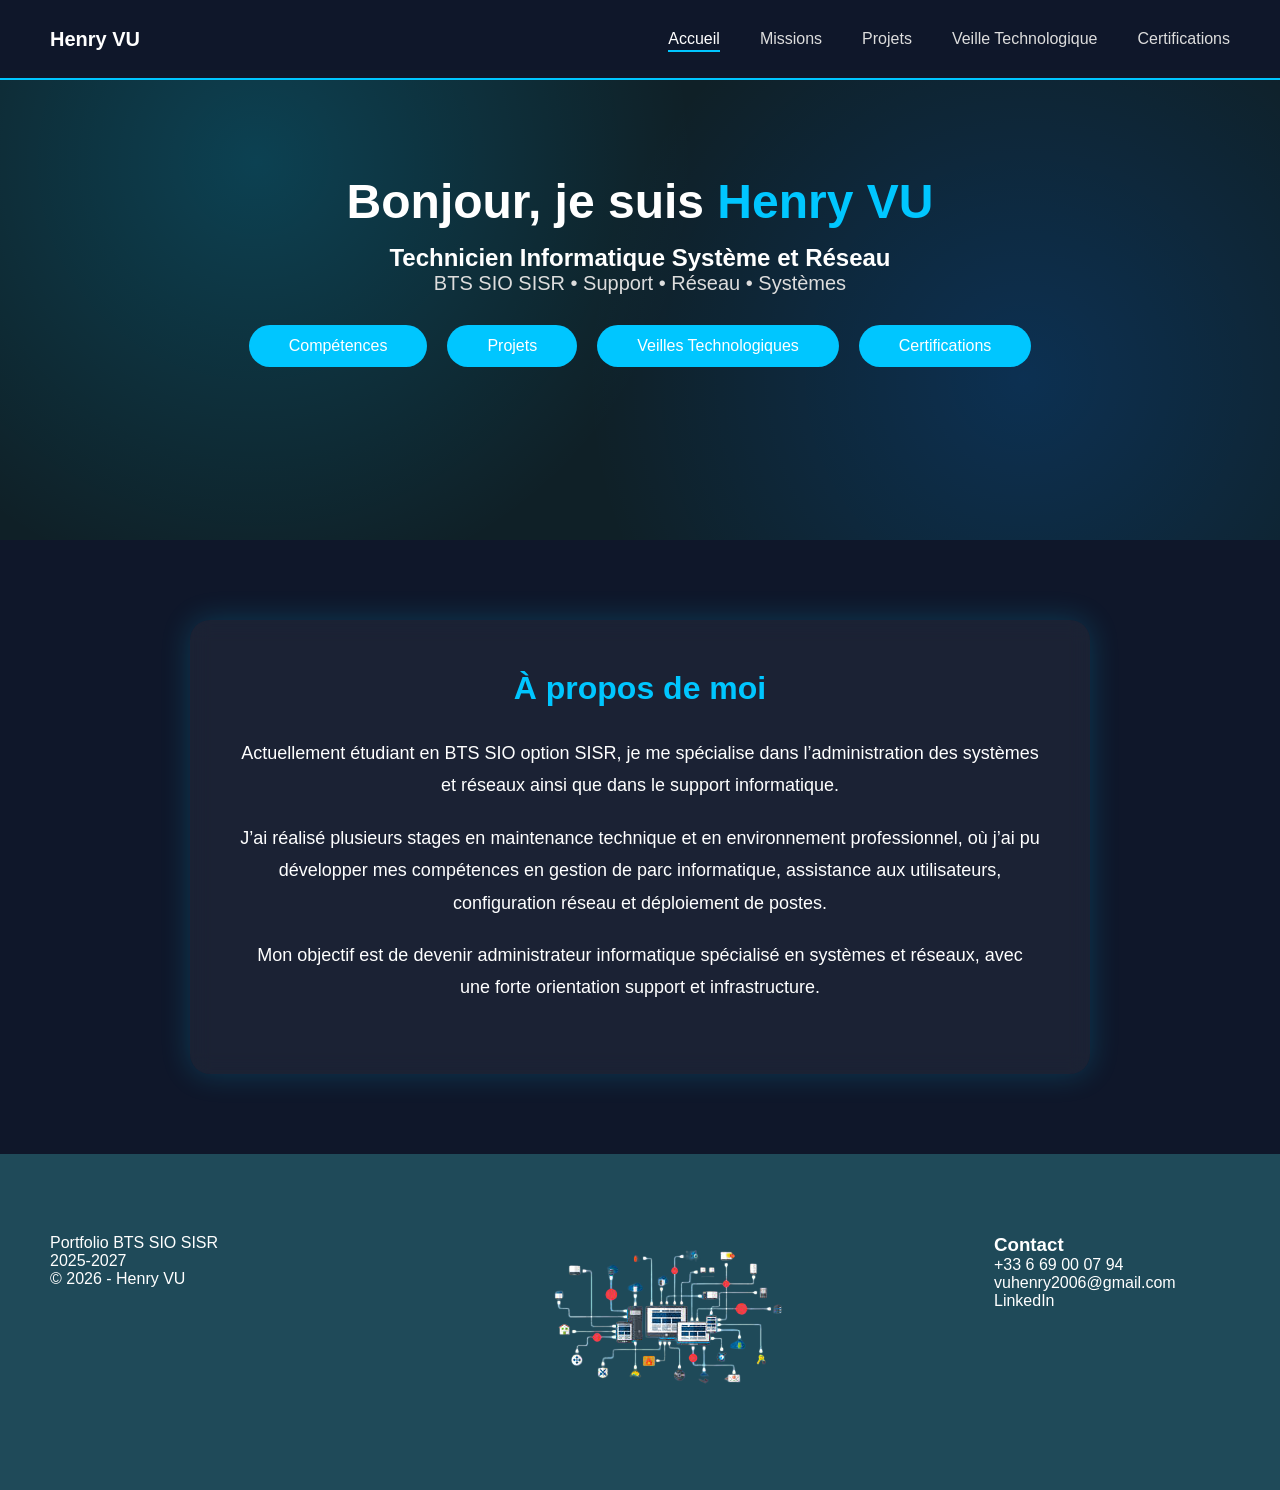
<file: index.html>
<!DOCTYPE html>
<html lang="fr">
<head>
    <meta charset="UTF-8">
    <title>Portfolio - Henry VU</title>
    <link rel="stylesheet" href="css/style.css">
</head>
<body>

<header>
    <div class="logo">Henry VU</div>
    <nav>
        <ul>
            <li><a href="index.html" class="active">Accueil</a></li>
            <li><a href="e5.html">Missions</a></li>
            <li><a href="e6.html">Projets</a></li>
            <li><a href="veille.html">Veille Technologique</a></li>
            <li><a href="certif.html">Certifications</a></li>
        </ul>
    </nav>
</header>

<section class="hero">
    <div class="hero-text">
        <h1>Bonjour, je suis <span>Henry VU</span></h1>
        <h2>Technicien Informatique Système et Réseau</h2>
        <p>BTS SIO SISR • Support • Réseau • Systèmes</p>

        <div class="buttons">
            <a href="e5.html" class="btn-dark">Compétences</a>
	    <a href="e6.html" class="btn-dark">Projets</a>
	    <a href="veille.html" class="btn-dark">Veilles Technologiques</a>
	    <a href="certif.html" class="btn-dark">Certifications</a>

        </div>
    </div>
</section>

<section class="about">
    <div class="about-container">
        <h2>À propos de moi</h2>

        <p>
            Actuellement étudiant en BTS SIO option SISR, je me spécialise dans 
            l’administration des systèmes et réseaux ainsi que dans le support informatique.
        </p>

        <p>
            J’ai réalisé plusieurs stages en maintenance technique et en environnement professionnel,
            où j’ai pu développer mes compétences en gestion de parc informatique,
            assistance aux utilisateurs, configuration réseau et déploiement de postes.
        </p>

        <p>
            Mon objectif est de devenir administrateur informatique spécialisé en systèmes et réseaux,
            avec une forte orientation support et infrastructure.
        </p>
    </div>
</section>

<!-- FOOTER GLOBAL -->
<footer class="main-footer">

    <div class="footer-left">
        <p>Portfolio BTS SIO SISR</p>
	<p>2025-2027</p>
        <div class="socials"></div>
        <p class="copyright">© 2026 - Henry VU</p>
    </div>

    <div class="footer-left">
        <img src="images/footer2.png" alt="Logo">
    </div>

    <div class="footer-right">
        <h3>Contact</h3>
        <p>+33 6 69 00 07 94</p>
	<p>vuhenry2006@gmail.com</p>
	<a href="https://www.linkedin.com/in/henry-vu-423436365/" target="_blank" class="link-custom">
    LinkedIn
</a>
    </div>

</footer>

</body>
</html>
</file>
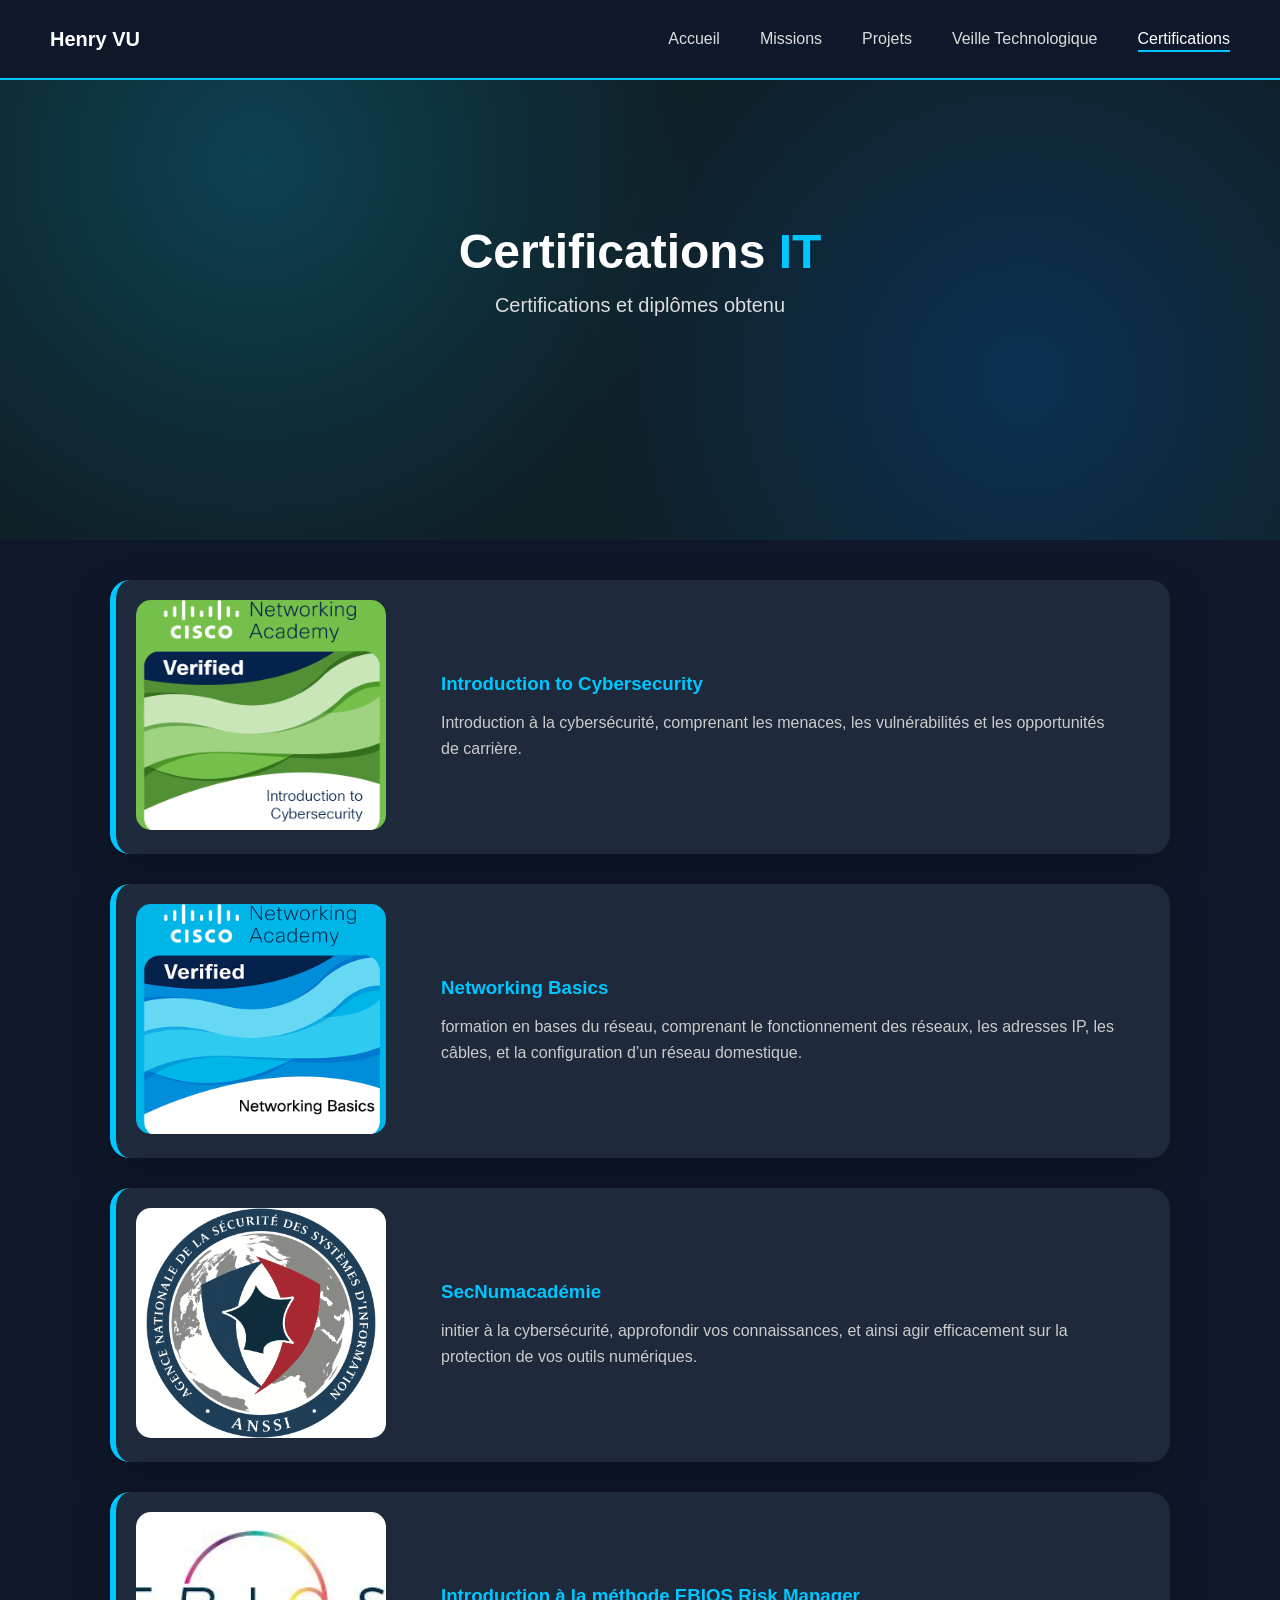
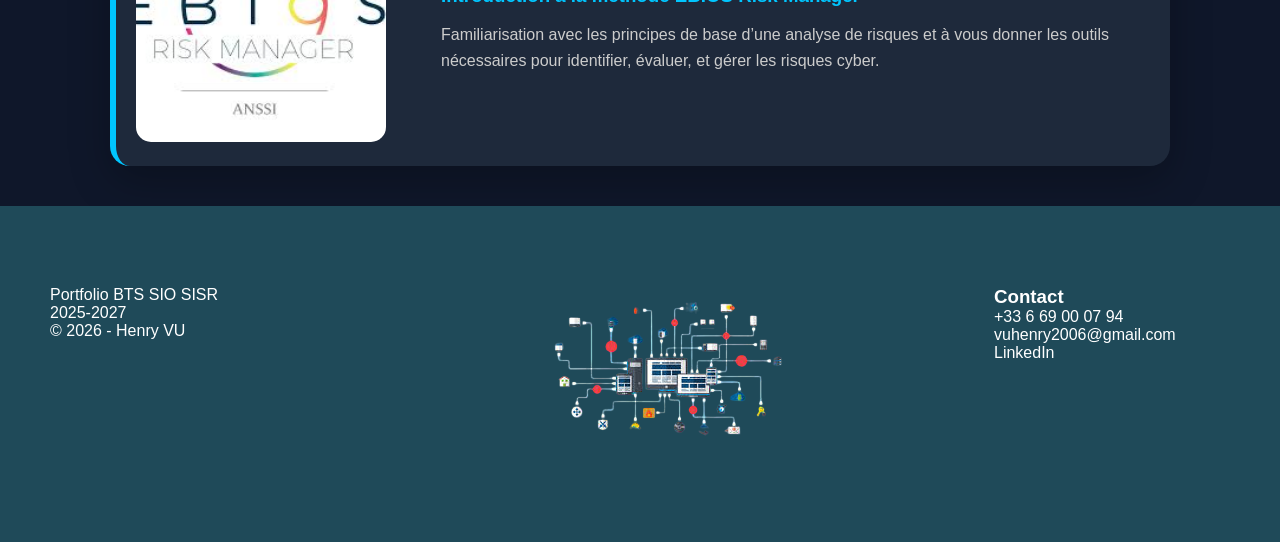
<file: certif.html>
<!DOCTYPE html>
<html lang="fr">
<head>
    <meta charset="UTF-8">
    <meta name="viewport" content="width=device-width, initial-scale=1.0">
    <title>Certifications - Henry VU</title>
    <link rel="stylesheet" href="css/style.css">
</head>
<body>

<!-- ===================== HEADER ===================== -->
<header>
    <div class="logo">Henry VU</div>
    <nav>
        <ul>
            <li><a href="index.html">Accueil</a></li>
            <li><a href="e5.html">Missions</a></li>
            <li><a href="e6.html">Projets</a></li>
            <li><a href="veille.html">Veille Technologique</a></li>
            <li><a href="certif.html" class="active">Certifications</a></li>
        </ul>
    </nav>
</header>

<!-- ===================== HERO PAGE INTERNE ===================== -->
<section class="hero page-hero">
    <div class="hero-text">
        <h1>Certifications <span>IT</span></h1>
        <p>Certifications et diplômes obtenu</p>
    </div>
</section>

<!-- ===================== MISSIONS E6 ===================== -->
<section class="cards-section">

    <div class="card-horizontal">

        <!-- IMAGE CLIQUABLE -->
        <a href="pdf/cyber.pdf" target="_blank">
            <img src="images/cyber.png" alt="Réseau">
        </a>

        <div class="card-content">
            <h3>Introduction to Cybersecurity</h3>
            <p>
                Introduction à la cybersécurité, comprenant les menaces, les vulnérabilités et les opportunités de carrière.
            </p>
        </div>

    </div>

    <div class="card-horizontal">

        <!-- IMAGE CLIQUABLE -->
        <a href="pdf/network.pdf" target="_blank">
            <img src="images/network.png" alt="Réseau">
        </a>

        <div class="card-content">
            <h3>Networking Basics</h3>
            <p>
                formation en bases du réseau, comprenant le fonctionnement des réseaux, les adresses IP, les câbles, et la configuration d’un réseau 			domestique.
            </p>
        </div>

    </div>

    <div class="card-horizontal">

        <!-- IMAGE CLIQUABLE -->
        <a href="pdf/anssi.pdf" target="_blank">
            <img src="images/anssi.png" alt="Réseau">
        </a>

        <div class="card-content">
            <h3>SecNumacadémie</h3>
            <p>
                initier à la cybersécurité, approfondir vos connaissances, et ainsi agir efficacement sur la protection de vos outils numériques.
            </p>
        </div>

    </div>

    <div class="card-horizontal">

        <!-- IMAGE CLIQUABLE -->
        <a href="pdf/ebios.pdf" target="_blank">
            <img src="images/ebios.jpg" alt="Réseau">
        </a>

        <div class="card-content">
            <h3>Introduction à la méthode EBIOS Risk Manager</h3>
            <p>
                Familiarisation avec les principes de base d’une analyse de risques et à vous donner les outils nécessaires pour identifier, évaluer, et gérer les risques cyber.
            </p>
        </div>




</section>

<!-- FOOTER GLOBAL -->
<footer class="main-footer">

    <div class="footer-left">
        <p>Portfolio BTS SIO SISR</p>
	<p>2025-2027</p>
        <div class="socials"></div>
        <p class="copyright">© 2026 - Henry VU</p>
    </div>

    <div class="footer-left">
        <img src="images/footer2.png" alt="Logo">
    </div>

    <div class="footer-right">
        <h3>Contact</h3>
        <p>+33 6 69 00 07 94</p>
	<p>vuhenry2006@gmail.com</p>
	<a href="https://www.linkedin.com/in/henry-vu-423436365/" target="_blank" class="link-custom">
    LinkedIn
</a>
    </div>

</footer>

</body>
</html>
</file>
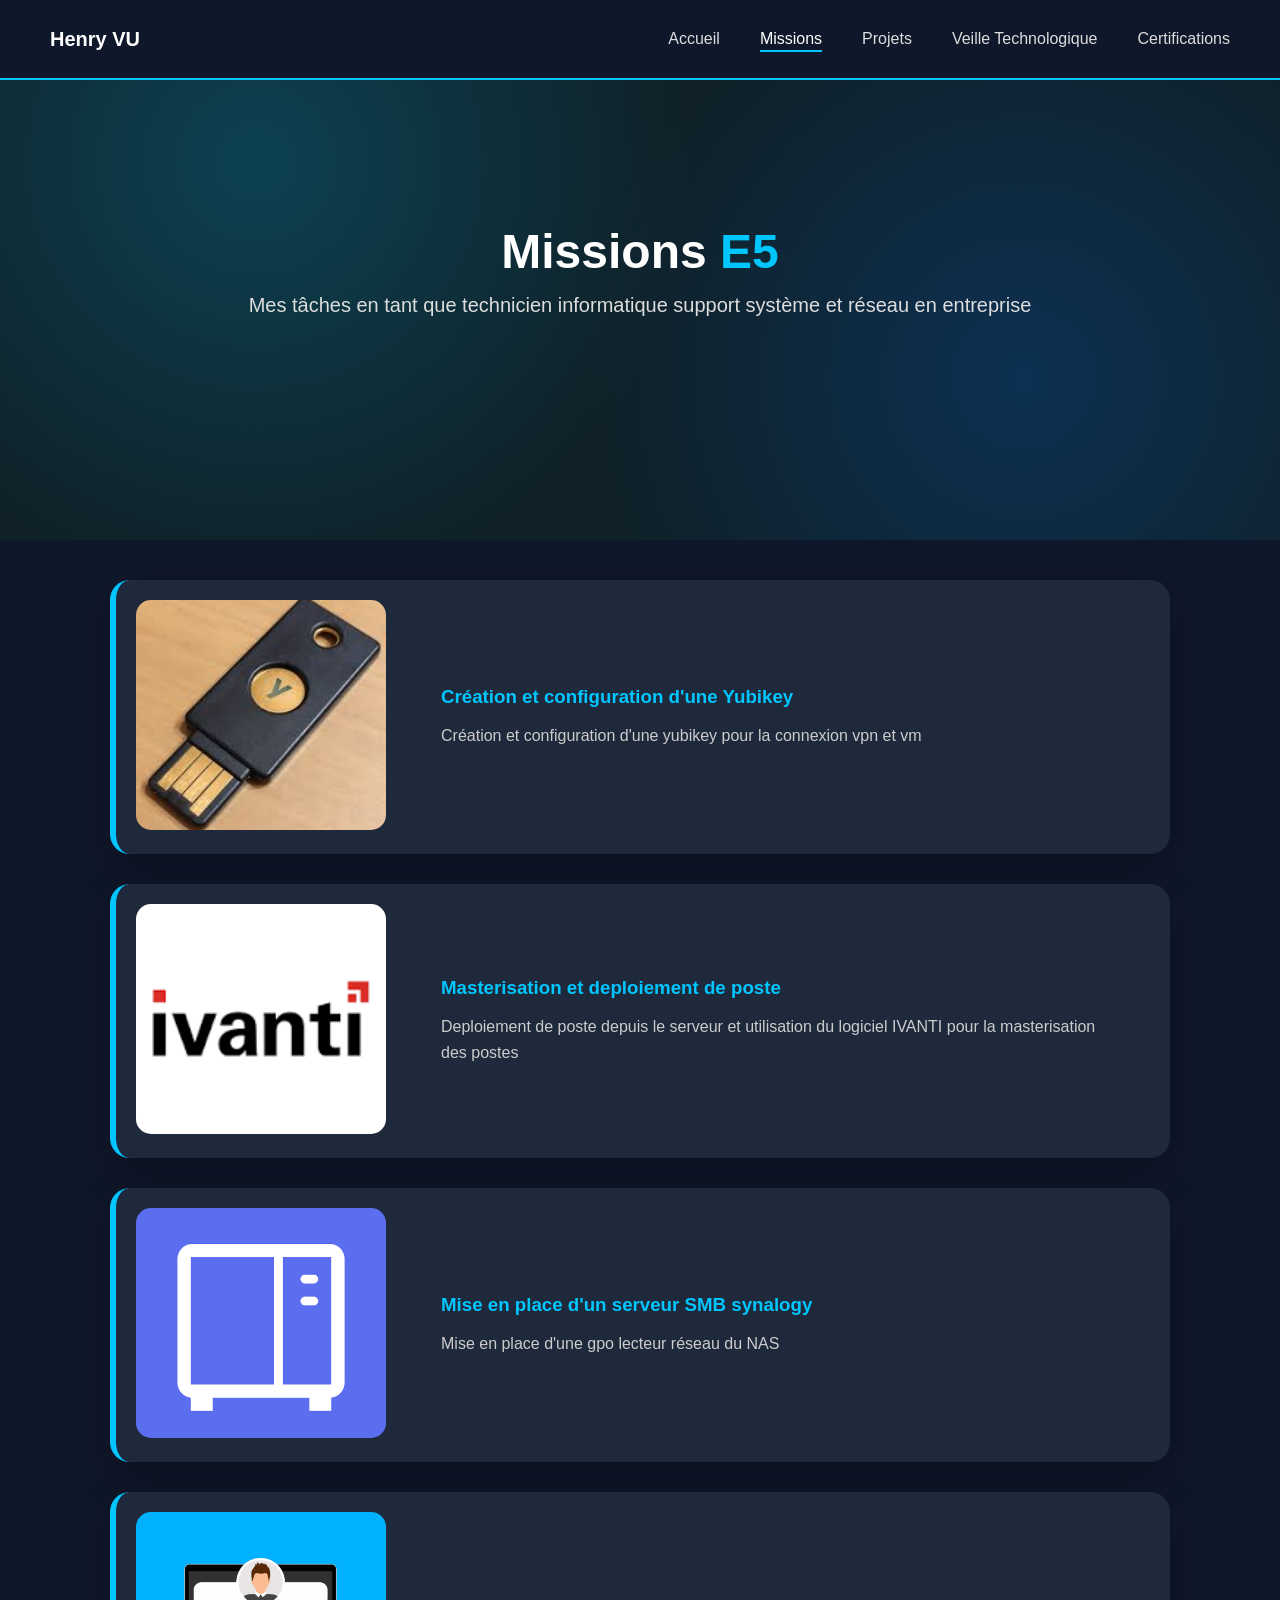
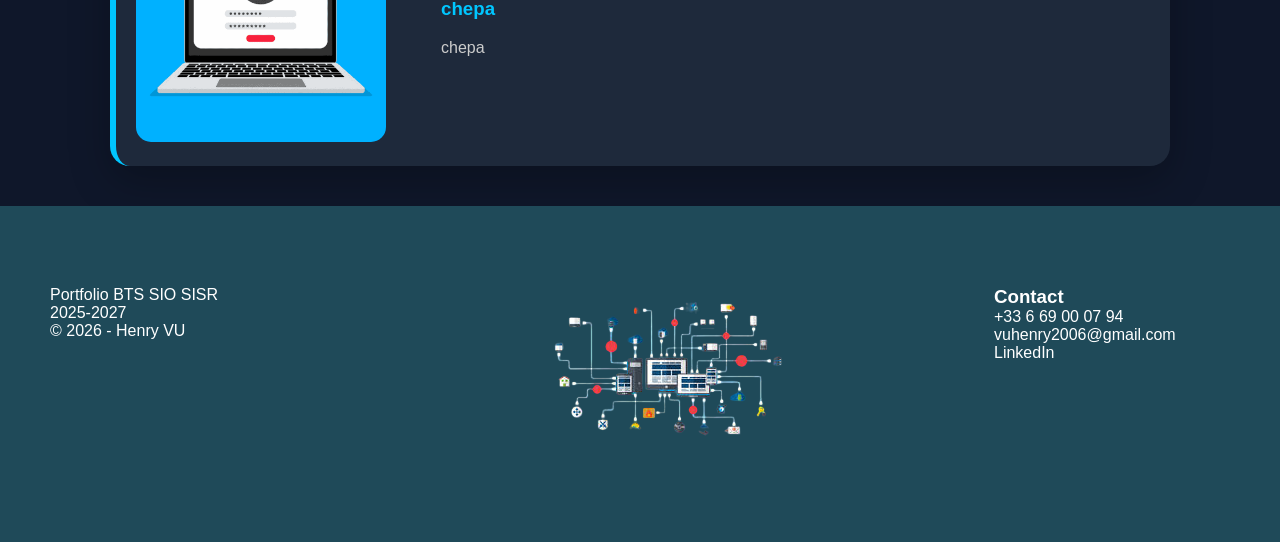
<file: e5.html>
<!DOCTYPE html>
<html lang="fr">
<head>
    <meta charset="UTF-8">
    <meta name="viewport" content="width=device-width, initial-scale=1.0">
    <title>Missions - Henry VU</title>
    <link rel="stylesheet" href="css/style.css">
</head>
<body>

<!-- ===================== HEADER ===================== -->
<header>
    <div class="logo">Henry VU</div>
    <nav>
        <ul>
            <li><a href="index.html">Accueil</a></li>
            <li><a href="e5.html" class="active">Missions</a></li>
            <li><a href="e6.html">Projets</a></li>
            <li><a href="veille.html">Veille Technologique</a></li>
            <li><a href="certif.html">Certifications</a></li>
        </ul>
    </nav>
</header>

<!-- ===================== HERO PAGE INTERNE ===================== -->
<section class="hero page-hero">
    <div class="hero-text">
        <h1>Missions <span>E5</span></h1>
        <p>Mes tâches en tant que technicien informatique support système et réseau en entreprise</p>
    </div>
</section>

<!-- ===================== MISSIONS E5 ===================== -->
<section class="cards-section">

    <div class="card-horizontal">

        <!-- IMAGE CLIQUABLE -->
        <a href="pdf/yubikey.pdf" target="_blank">
            <img src="images/yubikey.jpg" alt="Réseau">
        </a>

        <div class="card-content">
            <h3>Création et configuration d'une Yubikey</h3>
            <p>
                Création et configuration d'une yubikey pour la connexion vpn et vm
            </p>
        </div>

    </div>

    <div class="card-horizontal">

        <!-- IMAGE CLIQUABLE -->
        <a href="pdf/master.pdf" target="_blank">
            <img src="images/ivanti.png" alt="Réseau">
        </a>

        <div class="card-content">
            <h3>Masterisation et deploiement de poste</h3>
            <p>
                Deploiement de poste depuis le serveur et utilisation du logiciel IVANTI pour la masterisation des postes
            </p>
        </div>

    </div>

    <div class="card-horizontal">

        <!-- IMAGE CLIQUABLE -->
        <a href="pdf/nas.pdf" target="_blank">
            <img src="images/nas.png" alt="Réseau">
        </a>

        <div class="card-content">
            <h3>Mise en place d'un serveur SMB synalogy</h3>
            <p>
                Mise en place d'une gpo lecteur réseau du NAS
            </p>
        </div>

    </div>

    </div>

    <div class="card-horizontal">

        <!-- IMAGE CLIQUABLE -->
        <a href="pdf/user.pdf" target="_blank">
            <img src="images/user.png" alt="Réseau">
        </a>

        <div class="card-content">
            <h3>chepa</h3>
            <p>
                chepa
            </p>
        </div>

    </div>

</section>

<!-- FOOTER GLOBAL -->
<footer class="main-footer">

    <div class="footer-left">
        <p>Portfolio BTS SIO SISR</p>
	<p>2025-2027</p>
        <div class="socials"></div>
        <p class="copyright">© 2026 - Henry VU</p>
    </div>

    <div class="footer-left">
        <img src="images/footer2.png" alt="Logo">
    </div>

    <div class="footer-right">
        <h3>Contact</h3>
        <p>+33 6 69 00 07 94</p>
	<p>vuhenry2006@gmail.com</p>
	<a href="https://www.linkedin.com/in/henry-vu-423436365/" target="_blank" class="link-custom">
    LinkedIn
</a>
    </div>

</footer>

</body>
</html>
</file>
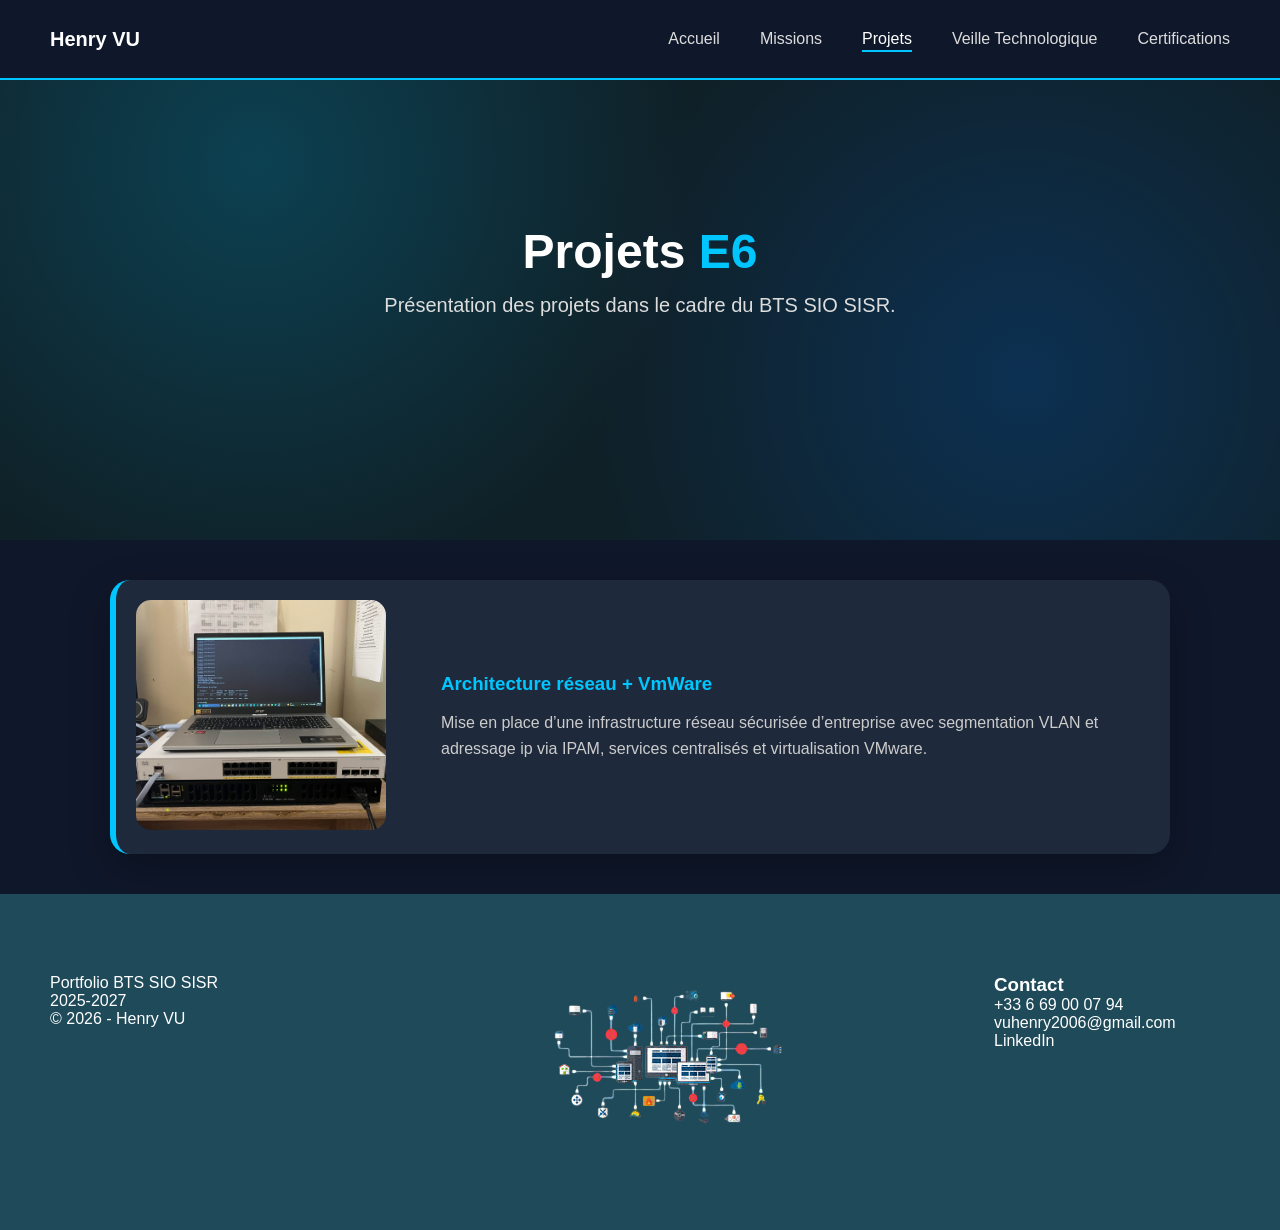
<file: e6.html>
<!DOCTYPE html>
<html lang="fr">
<head>
    <meta charset="UTF-8">
    <meta name="viewport" content="width=device-width, initial-scale=1.0">
    <title>Projets - Henry VU</title>
    <link rel="stylesheet" href="css/style.css">
</head>
<body>

<!-- ===================== HEADER ===================== -->
<header>
    <div class="logo">Henry VU</div>
    <nav>
        <ul>
            <li><a href="index.html">Accueil</a></li>
            <li><a href="e5.html">Missions</a></li>
            <li><a href="e6.html" class="active">Projets</a></li>
            <li><a href="veille.html">Veille Technologique</a></li>
            <li><a href="certif.html">Certifications</a></li>
        </ul>
    </nav>
</header>

<!-- ===================== HERO PAGE INTERNE ===================== -->
<section class="hero page-hero">
    <div class="hero-text">
        <h1>Projets <span>E6</span></h1>
        <p>Présentation des projets dans le cadre du BTS SIO SISR.</p>
    </div>
</section>

<!-- ===================== MISSIONS E6 ===================== -->
<section class="cards-section">

    <div class="card-horizontal">

        <!-- IMAGE CLIQUABLE -->
        <a href="pdf/routeur_switch.pdf" target="_blank">
            <img src="images/rezo.jpg" alt="Réseau">
        </a>

        <div class="card-content">
            <h3>Architecture réseau + VmWare</h3>
            <p>
                Mise en place d’une infrastructure réseau sécurisée d’entreprise avec segmentation VLAN et adressage ip via IPAM, services centralisés et virtualisation VMware.
            </p>
        </div>

    </div>

</section>

<!-- FOOTER GLOBAL -->
<footer class="main-footer">

    <div class="footer-left">
        <p>Portfolio BTS SIO SISR</p>
	<p>2025-2027</p>
        <div class="socials"></div>
        <p class="copyright">© 2026 - Henry VU</p>
    </div>

    <div class="footer-left">
        <img src="images/footer2.png" alt="Logo">
    </div>

    <div class="footer-right">
        <h3>Contact</h3>
        <p>+33 6 69 00 07 94</p>
	<p>vuhenry2006@gmail.com</p>
	<a href="https://www.linkedin.com/in/henry-vu-423436365/" target="_blank" class="link-custom">
    LinkedIn
</a>
    </div>

</footer>

</body>
</html>
</file>
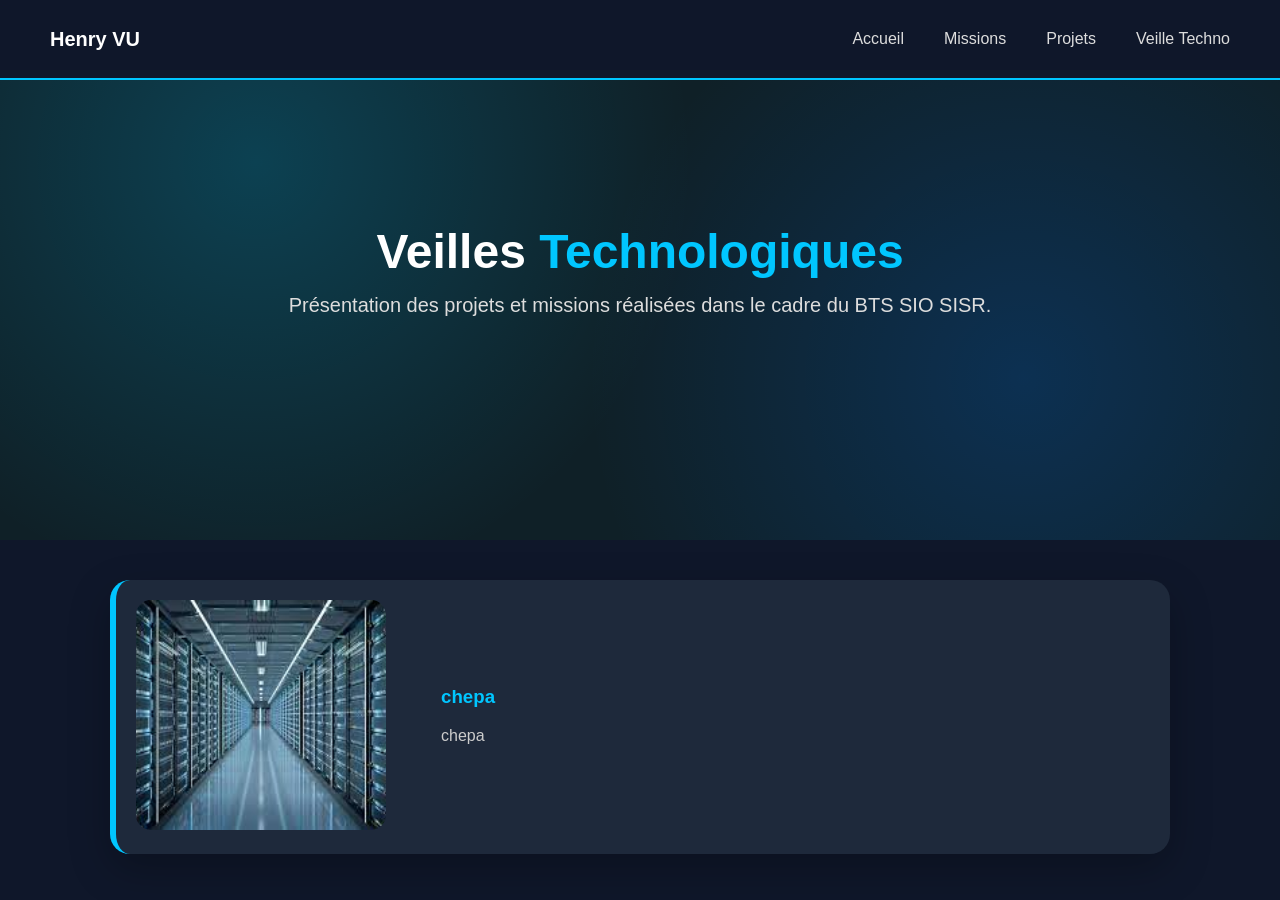
<file: test.html>
<!DOCTYPE html>
<html lang="fr">
<head>
    <meta charset="UTF-8">
    <meta name="viewport" content="width=device-width, initial-scale=1.0">
    <title>TEST</title>
    <link rel="stylesheet" href="css/style.css">
</head>
<body>

<!-- ===================== HEADER ===================== -->
<header>
    <div class="logo">Henry VU</div>
    <nav>
        <ul>
            <li><a href="index.html">Accueil</a></li>
            <li><a href="e5.html">Missions</a></li>
            <li><a href="e6.html">Projets</a></li>
            <li><a href="veille.html">Veille Techno</a></li>
        </ul>
    </nav>
</header>

<!-- ===================== HERO PAGE INTERNE ===================== -->
<section class="hero page-hero">
    <div class="hero-text">
        <h1>Veilles <span>Technologiques</span></h1>
        <p>Présentation des projets et missions réalisées dans le cadre du BTS SIO SISR.</p>
    </div>
</section>

<section class="cards-section">

    <div class="card-horizontal">

        <!-- IMAGE CLIQUABLE -->
        <a href="pdf/test.pdf" target="_blank">
            <img src="images/test.jpg" alt="Réseau">
        </a>

        <div class="card-content">
            <h3>chepa</h3>
            <p>
                chepa
            </p>
        </div>

    </div>

</section>

</body>
</html>
</file>
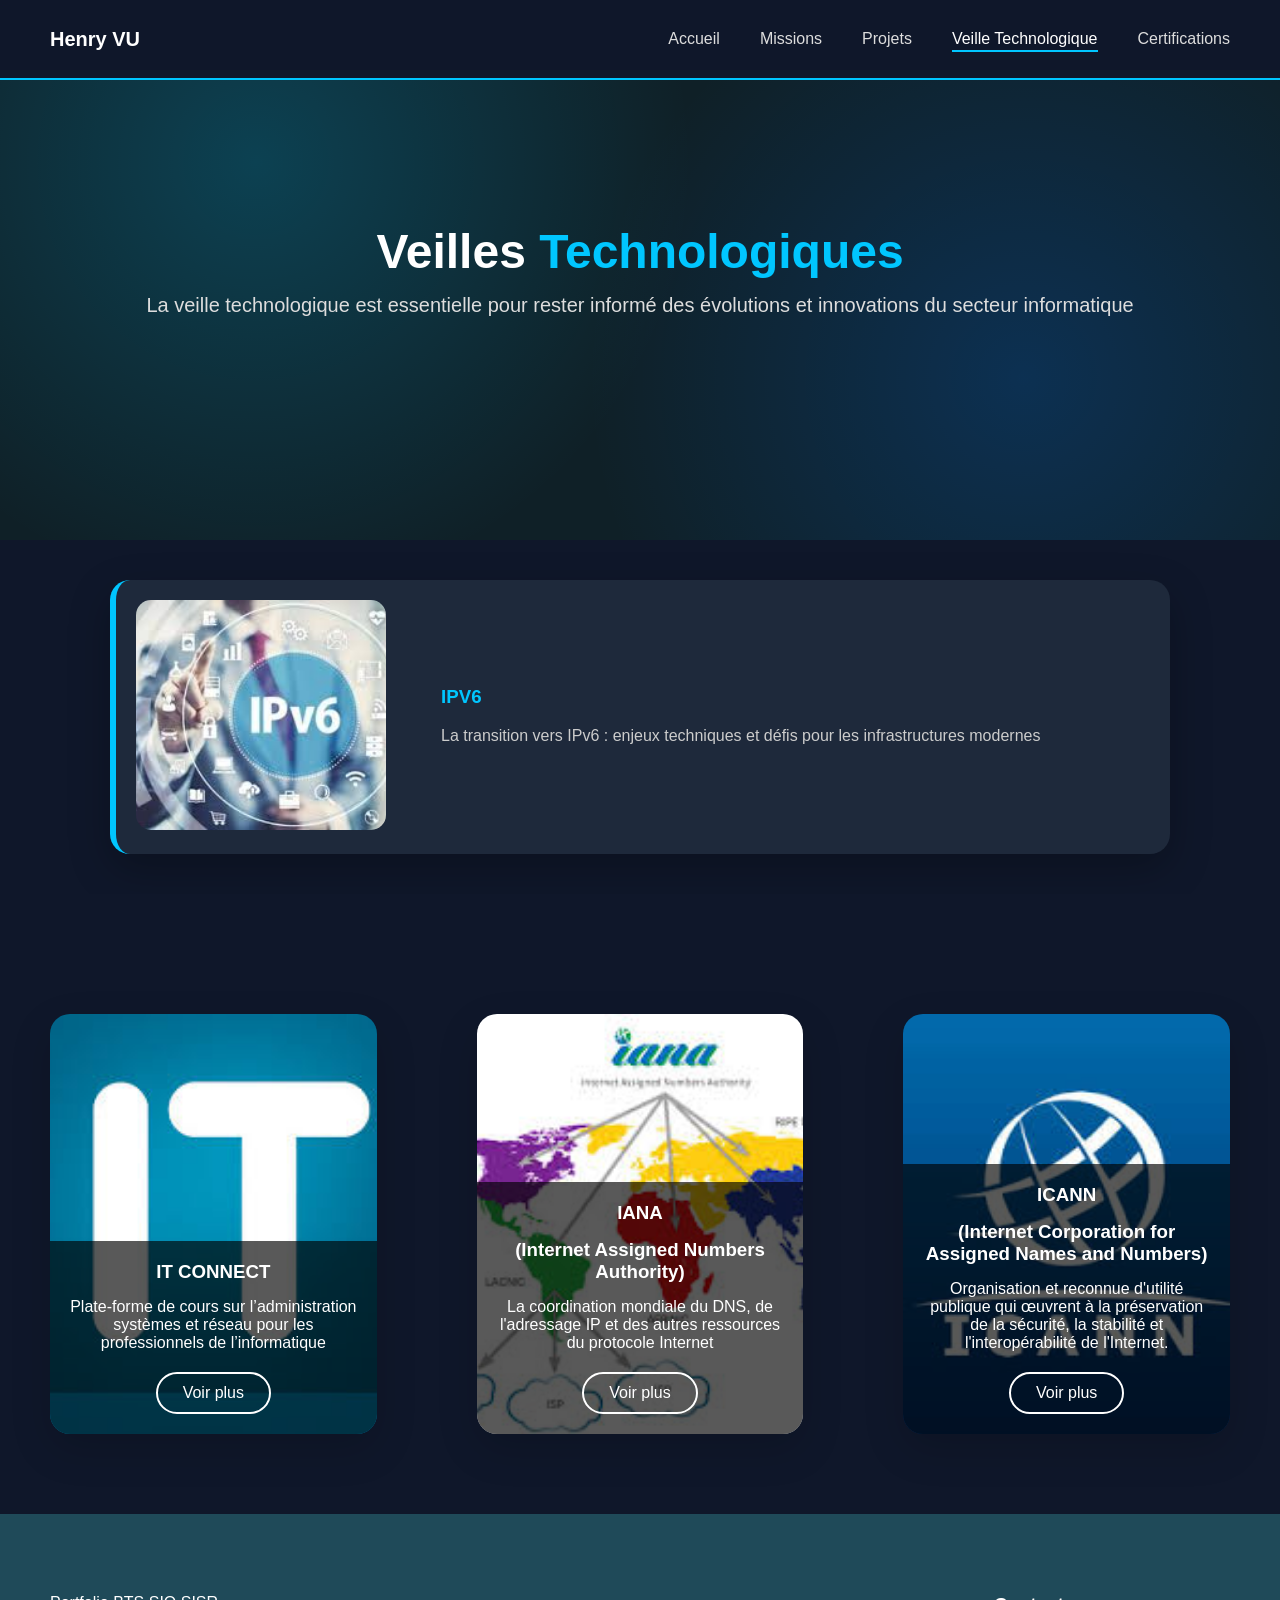
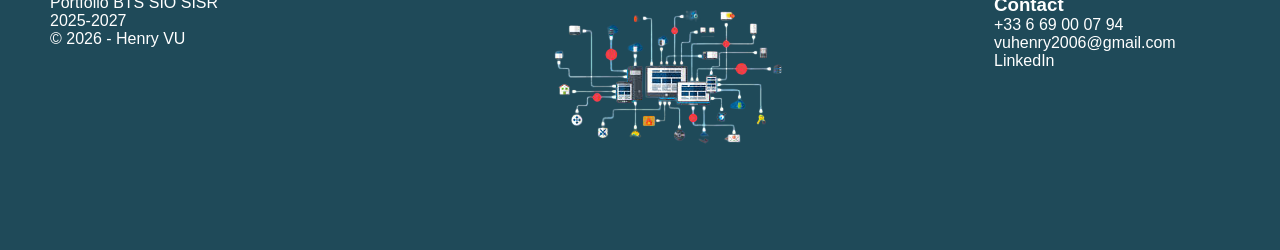
<file: veille.html>
<!DOCTYPE html>
<html lang="fr">
<head>
    <meta charset="UTF-8">
    <meta name="viewport" content="width=device-width, initial-scale=1.0">
    <title>Veille Technologique - Henry VU</title>
    <link rel="stylesheet" href="css/style.css">
</head>
<body>

<!-- ===================== HEADER ===================== -->
<header>
    <div class="logo">Henry VU</div>
    <nav>
        <ul>
            <li><a href="index.html">Accueil</a></li>
            <li><a href="e5.html">Missions</a></li>
            <li><a href="e6.html">Projets</a></li>
            <li><a href="veille.html" class="active">Veille Technologique</a></li>
            <li><a href="certif.html">Certifications</a></li>
        </ul>
    </nav>
</header>

<!-- ===================== HERO PAGE INTERNE ===================== -->
<section class="hero page-hero">
    <div class="hero-text">
        <h1>Veilles <span>Technologiques</span></h1>
        <p>La veille technologique est essentielle pour rester informé des évolutions et innovations du secteur informatique</p>
    </div>
</section>

<!-- ===================== veille ===================== -->
<section class="cards-section">

    <div class="card-horizontal">

        <!-- IMAGE CLIQUABLE -->
        <a href="https://fr.wikipedia.org/wiki/IPv6" target="_blank">
            <img src="images/veille1.jpg" alt="Réseau">
        </a>

        <div class="card-content">
            <h3>IPV6</h3>
            <p>
                La transition vers IPv6 : enjeux techniques et défis pour les infrastructures modernes
            </p>
        </div>

    </div>

</section>



<section class="veille-section">

    <div class="veille-card">
        <img src="images/itconnect.jpg" alt="it_connect">
        <div class="veille-content">
            <h3>IT CONNECT</h3>
            <p>Plate-forme de cours sur l’administration systèmes et réseau pour les professionnels de l’informatique</p>
            <a href="https://www.it-connect.fr/" target="_blank" class="btn-outline">Voir plus</a>
        </div>
    </div>

    <div class="veille-card">
        <img src="images/iana.jpg" alt="IANA">
        <div class="veille-content">
            <h3>IANA</h3>
	    <h3>(Internet Assigned Numbers Authority)</h3>
            <p>La coordination mondiale du DNS, de l'adressage IP et des autres ressources du protocole Internet </p>
            <a href="https://www.iana.org/" target="_blank" class="btn-outline">Voir plus</a>
        </div>
    </div>

    <div class="veille-card">
        <img src="images/icann.jpg" alt="ICANN">
        <div class="veille-content">
            <h3>ICANN</h3>
	    <h3>(Internet Corporation for Assigned Names and Numbers)</h3>
            <p>Organisation et reconnue d'utilité publique qui œuvrent à la préservation de la sécurité, la stabilité et l'interopérabilité de l'Internet.</p>
            <a href="https://www.icann.org/fr" target="_blank" class="btn-outline">Voir plus</a>
        </div>
    </div>

</section>

<!-- FOOTER GLOBAL -->
<footer class="main-footer">

    <div class="footer-left">
        <p>Portfolio BTS SIO SISR</p>
	<p>2025-2027</p>
        <div class="socials"></div>
        <p class="copyright">© 2026 - Henry VU</p>
    </div>

    <div class="footer-left">
        <img src="images/footer2.png" alt="Logo">
    </div>

    <div class="footer-right">
        <h3>Contact</h3>
        <p>+33 6 69 00 07 94</p>
	<p>vuhenry2006@gmail.com</p>
	<a href="https://www.linkedin.com/in/henry-vu-423436365/" target="_blank" class="link-custom">
    LinkedIn
</a>
    </div>

</footer>

</body>
</html>
</file>
<file: css/style.css>
/* ===================== RESET ===================== */
* {
    margin: 0;
    padding: 0;
    box-sizing: border-box;
}

body {
    font-family: 'Segoe UI', sans-serif;
    background-color: #0f172a; /* fond IT sombre global */
    color: #ddd;
}

/* ===================== HEADER ===================== */
header {
    display: flex;
    justify-content: space-between;
    align-items: center;
    height: 80px;
    padding: 0 50px;
    background: #0f172a;
    border-bottom: 2px solid #00c6ff;
    position: fixed;
    top: 0;
    width: 100%;
    z-index: 1000;
}

header .logo {
    font-weight: bold;
    font-size: 20px;
    color: white;
}

header nav ul {
    display: flex;
    list-style: none;
    gap: 40px;
}

header nav a {
    text-decoration: none;
    color: #ddd;
    font-weight: 500;
    position: relative;
    padding-bottom: 5px;
    transition: 0.3s;
}

/* Hover menu */
header nav a:hover {
    color: white;
}

/* Trait animé pour menu */
header nav a::after {
    content: "";
    position: absolute;
    left: 0;
    bottom: 0;
    width: 0%;
    height: 2px;
    background: #00c6ff;
    transition: 0.3s;
}

header nav a:hover::after,
header nav a.active::after {
    width: 100%;
}

header nav a.active {
    color: white;
}

/* ===================== HERO ===================== */
.hero {
    display: flex;
    flex-direction: column;
    justify-content: center; /* centre le texte et les bulles */
    align-items: center;
    gap: 60px; /* espace fixe entre texte et bulles */
    height: 60vh; /* prendre toute la hauteur de l'écran */
    padding: 50px 20px;
    text-align: center;
    color: white;

    /* Fond IT network */
    background: radial-gradient(circle at 20% 30%, #00c6ff33, transparent 40%),
                radial-gradient(circle at 80% 70%, #0072ff33, transparent 40%),
                #0f2027;
}

.hero-text h1 {
    font-size: 48px;
    margin-bottom: 15px;
}

.hero-text h1 span {
    color: #00c6ff;
}

.hero-text p {
    font-size: 20px;
    margin-bottom: 20;
    color: #ddd;
}

/* ===================== BOUTONS (optionnel) ===================== */
.btn-dark {
    background: #00c6ff;
    color: white;
    padding: 12px 40px;
    border-radius: 30px;
    text-decoration: none;
    transition: 0.3s;
}

.btn-dark:hover {
    background: #009edb;
}

.btn-light {
    background: transparent;
    color: #00c6ff;
    padding: 12px 40px;
    border-radius: 30px;
    text-decoration: none;
    border: 2px solid #00c6ff;
    transition: 0.3s;
}

.btn-light:hover {
    background: #00c6ff;
    color: white;
}

.buttons {
    display: flex;
    gap: 20px;
    justify-content: center;
    margin-top: 30px; /* espace entre texte et bulles */
}

/* ===================== CARDS HORIZONTALES ===================== */

.cards-section {
    max-width: 1100px;
    margin: 40px auto;
    padding: 0 20px;
}

/* CONTENU DROITE */
.card-content {
    padding: 30px;
}

.card-content h3 {
    color: #00c6ff;
    margin-bottom: 15px;
}

.card-content p {
    color: #ccc;
    line-height: 1.6;
}

.card-horizontal {
    display: flex;
    align-items: center;
    background: #1e293b;
    border-radius: 20px;
    padding: 20px;
    margin-bottom: 30px;
    box-shadow: 0 15px 40px rgba(0,0,0,0.25);
    border-left: 6px solid #00c6ff;
    transition: 0.3s;
}

.card-horizontal a {
    display: block;
    margin-right: 25px;
}

.card-horizontal img {
    width: 250px;
    height: 230px;
    object-fit: cover;
    border-radius: 15px;
    transition: 0.3s;
}

.card-horizontal img:hover {
    transform: scale(1.05);
    opacity: 0.9;
}

/* ===================== VEILLE SECTION ===================== */

.veille-section {
    display: flex;
    justify-content: center;
    gap: 100px;
    padding: 120px 50px 80px;
    background: #0f172a;
}

.veille-card {
    position: relative;
    width: 360px;
    height: 420px;
    border-radius: 20px;
    overflow: hidden;
    box-shadow: 0 15px 40px rgba(0,0,0,0.15);
}

.veille-card img {
    width: 100%;
    height: 100%;
    object-fit: cover;
}

.veille-content {
    position: absolute;
    bottom: 0;
    background: rgba(0,0,0,0.65);
    color: white;
    padding: 20px;
    width: 100%;
    text-align: center;
}

.veille-content h3 {
    margin-bottom: 15px;
}

.btn-outline {
    display: inline-block;
    margin-top: 20px;
    padding: 10px 25px;
    border: 2px solid white;
    border-radius: 30px;
    text-decoration: none;
    color: white;
    transition: 0.3s;
}

.btn-outline:hover {
    background: white;
    color: black;
}

/* ===================== FOOTER GLOBAL ===================== */

.main-footer {
    display: flex;
    justify-content: space-between;
    padding: 80px 50px;
    background: #1f4a59;
    color: white;
}

.footer-left,
.footer-center,
.footer-right {
    width: 20%;
}

.footer-right input {
    width: 100%;
    padding: 10px;
    margin: 10px 0;
    border-radius: 8px;
    border: none;
}

.link-white {
    color: white;
    text-decoration: none;
}

.link-white:hover {
    text-decoration: underline;
}

.link-custom {
    color: white;
    text-decoration: none;
}

.link-custom:hover {
    text-decoration: underline;
}

/* ========================= */
/* SECTION A PROPOS */
/* ========================= */

.about {
    padding: 80px 20px;
    display: flex;
    justify-content: center;
    align-items: center;
}

.about-container {
    max-width: 900px;
    text-align: center;
    background: rgba(255, 255, 255, 0.05);
    padding: 50px;
    border-radius: 20px;
    backdrop-filter: blur(10px);
    box-shadow: 0 0 30px rgba(0, 198, 255, 0.2);
}

.about-container h2 {
    font-size: 32px;
    margin-bottom: 30px;
    color: #00c6ff;
}

.about-container p {
    font-size: 18px;
    line-height: 1.8;
    margin-bottom: 20px;
    color: white;
}
</file>
